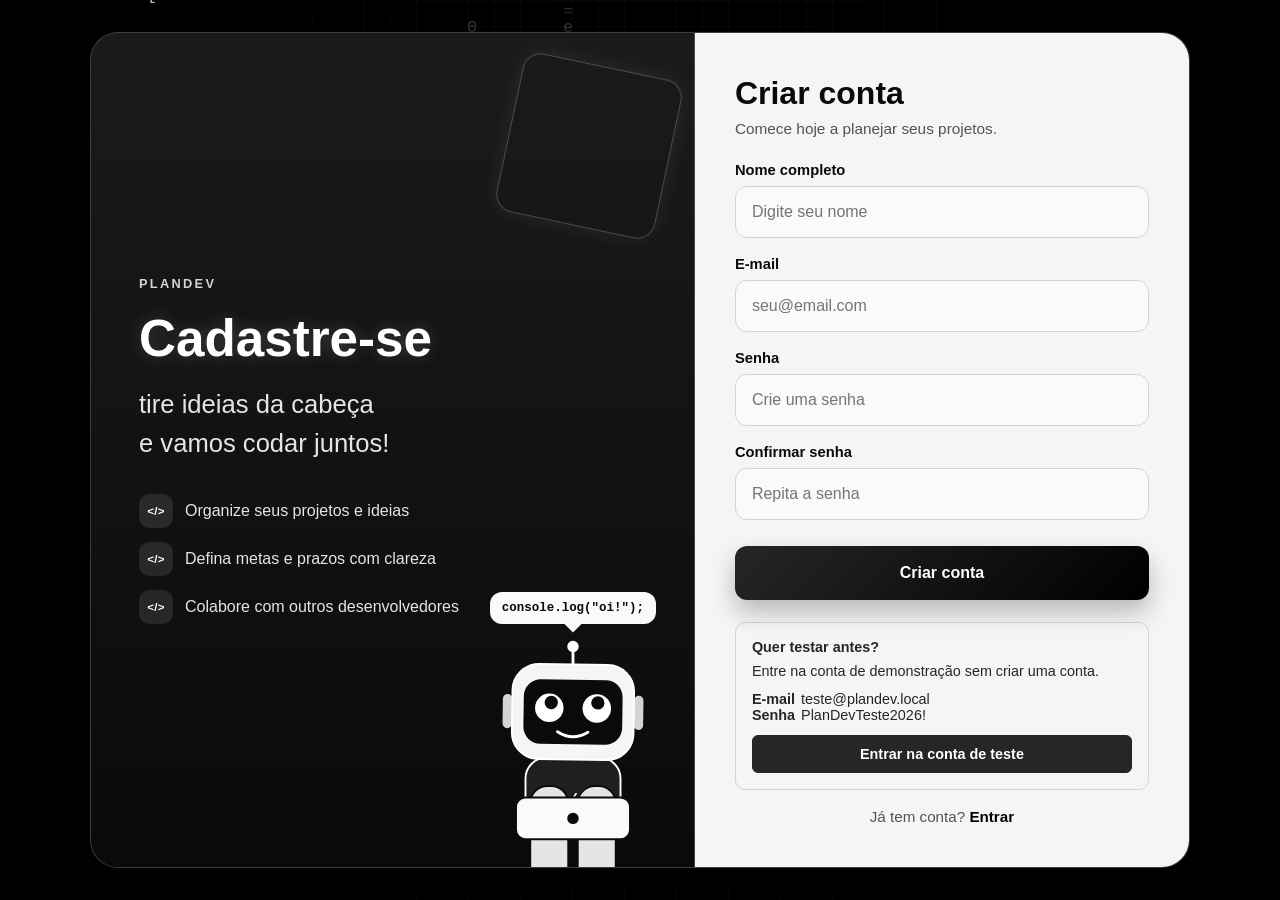
<file: index.html>
<!DOCTYPE html>
<html lang="pt-BR">
<head>
    <meta charset="UTF-8">
    <meta name="viewport" content="width=device-width, initial-scale=1.0">
    <title>PlanDev</title>
</head>
<body>
    <p>Abrindo o PlanDev. Se não redirecionar, <a id="cadastro-link" href="pages/cadastro.html">clique aqui</a>.</p>
    <script>
        const paginaCadastro = "pages/cadastro.html";
        document.getElementById("cadastro-link").href = paginaCadastro;
        location.replace(new URL(paginaCadastro, location.href));
    </script>
</body>
</html>
</file>
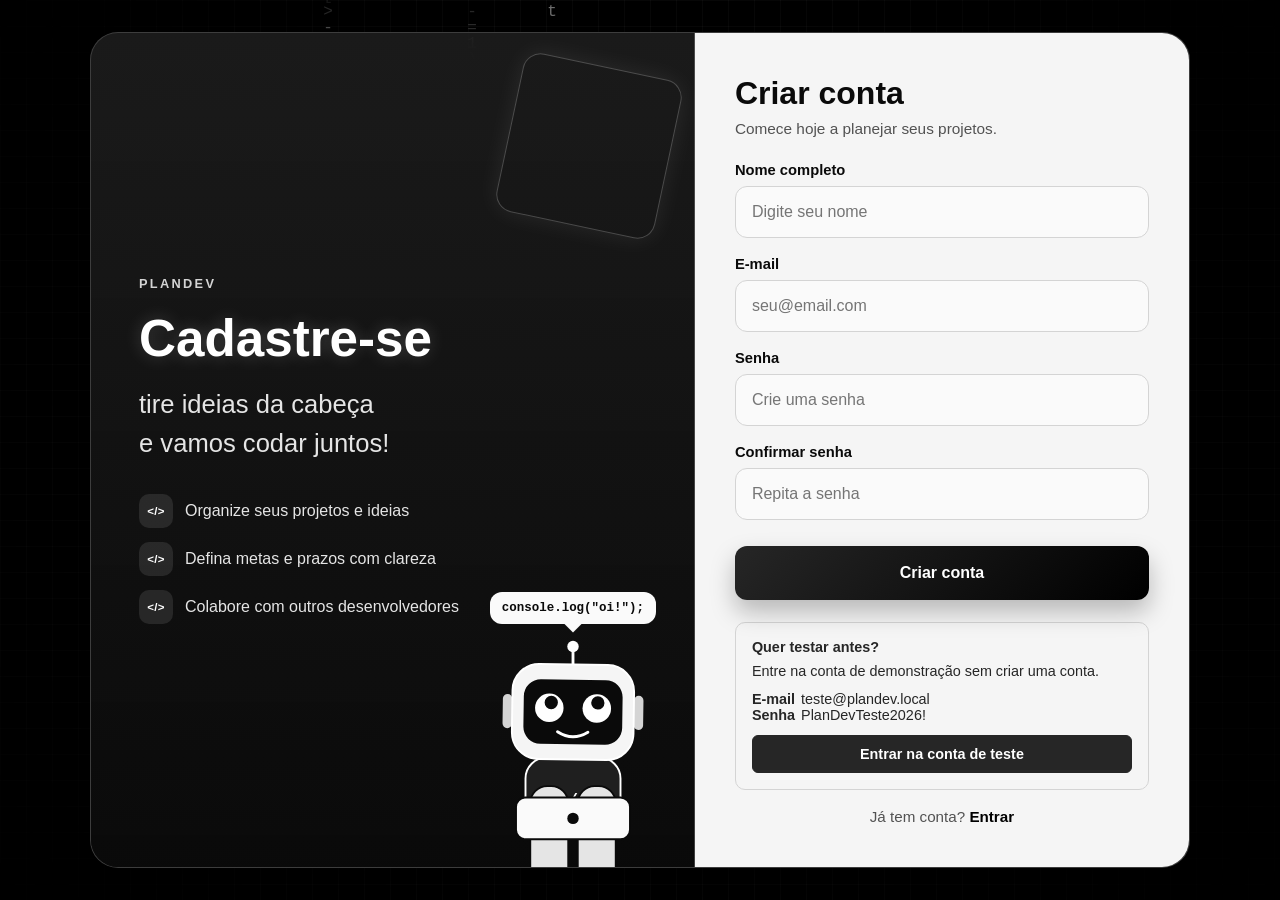
<file: cadastro.html>
<!DOCTYPE html>
<html lang="pt-BR">
<head>
    <meta charset="UTF-8">
    <meta name="viewport" content="width=device-width, initial-scale=1.0">
    <title>PlanDev | Cadastro</title>
    <link rel="stylesheet" href="../static/css/cadastro.css">
</head>
<body>
    <canvas id="bg-code" aria-hidden="true"></canvas>

    <main class="cadastro-page">
        <section class="cadastro-intro">
            <p class="eyebrow">PlanDev</p>
            <h1>Cadastre-se</h1>
            <h2>tire ideias da cabeça<br>e vamos codar juntos!</h2>

            <ul class="beneficios">
                <li>Organize seus projetos e ideias</li>
                <li>Defina metas e prazos com clareza</li>
                <li>Colabore com outros desenvolvedores</li>
            </ul>

            <div class="dev-bot" aria-hidden="true">
                <p class="dev-bubble" id="bot-bubble">console.log("oi!");</p>
                <svg viewBox="0 0 200 220" xmlns="http://www.w3.org/2000/svg">
                    <line x1="100" y1="16" x2="100" y2="32" stroke="#fff" stroke-width="3" stroke-linecap="round"/>
                    <circle class="ant" cx="100" cy="11" r="6" fill="#fff"/>
                    <rect x="50" y="128" width="100" height="80" rx="22" fill="#1f1f1f" stroke="#fff" stroke-width="2"/>
                    <text x="100" y="178" text-anchor="middle" fill="#fff" font-family="Courier New, monospace" font-size="18" font-weight="700">&lt;/&gt;</text>
                    <g id="bot-head">
                        <rect x="26" y="62" width="10" height="36" rx="5" fill="#d4d4d4"/>
                        <rect x="164" y="62" width="10" height="36" rx="5" fill="#d4d4d4"/>
                        <rect x="36" y="30" width="128" height="100" rx="28" fill="#f5f5f5" stroke="#fff" stroke-width="2"/>
                        <rect x="48" y="46" width="104" height="68" rx="18" fill="#0a0a0a"/>
                        <g class="eye-grp"><circle class="eye" cx="75" cy="76" r="15" fill="#fff"/><circle class="pupil" cx="75" cy="76" r="7" fill="#0a0a0a"/></g>
                        <g class="eye-grp"><circle class="eye" cx="125" cy="76" r="15" fill="#fff"/><circle class="pupil" cx="125" cy="76" r="7" fill="#0a0a0a"/></g>
                        <path class="m-smile" d="M84 101 Q100 111 116 101" fill="none" stroke="#fff" stroke-width="3" stroke-linecap="round"/>
                        <path class="m-happy" d="M82 98 Q100 120 118 98 Z" fill="#fff"/>
                        <ellipse class="m-o" cx="100" cy="102" rx="5" ry="6" fill="#fff"/>
                    </g>
                    <rect class="arm arm-l" x="55" y="66" width="40" height="150" rx="18" fill="#e5e5e5" stroke="#0a0a0a" stroke-width="2"/>
                    <rect class="arm arm-r" x="105" y="66" width="40" height="150" rx="18" fill="#e5e5e5" stroke="#0a0a0a" stroke-width="2"/>
                    <rect x="40" y="170" width="120" height="44" rx="10" fill="#fafafa" stroke="#0a0a0a" stroke-width="2"/>
                    <circle cx="100" cy="192" r="6" fill="#0a0a0a"/>
                </svg>
            </div>
        </section>

        <section class="cadastro-card">
            <div class="card-header">
                <h3>Criar conta</h3>
                <p>Comece hoje a planejar seus projetos.</p>
            </div>

            <form class="cadastro-form" id="cadastro-form">
                <div class="campo">
                    <label for="nome">Nome completo</label>
                    <input id="nome" name="nome" type="text" placeholder="Digite seu nome" required>
                </div>

                <div class="campo">
                    <label for="email">E-mail</label>
                    <input id="email" name="email" type="email" placeholder="seu@email.com" required>
                </div>

                <div class="campo">
                    <label for="senha">Senha</label>
                    <input id="senha" name="senha" type="password" placeholder="Crie uma senha" required>
                </div>

                <div class="campo">
                    <label for="confirmar-senha">Confirmar senha</label>
                    <input id="confirmar-senha" name="confirmar-senha" type="password" placeholder="Repita a senha" required>
                </div>

                <button type="submit">Criar conta</button>
            </form>

            <aside class="demo-account" aria-label="Acesso de demonstração">
                <p class="demo-title">Quer testar antes?</p>
                <p>Entre na conta de demonstração sem criar uma conta.</p>
                <dl>
                    <div><dt>E-mail</dt><dd>teste@plandev.local</dd></div>
                    <div><dt>Senha</dt><dd>PlanDevTeste2026!</dd></div>
                </dl>
                <button class="demo-button" id="demo-login-button" type="button">
                    Entrar na conta de teste
                </button>
            </aside>

            <p class="login-link">Já tem conta? <a href="login.html">Entrar</a></p>
        </section>
    </main>

    <script src="../static/js/cadastro.js" defer></script>
    <script src="../static/js/bot.js" defer></script>
    <script src="../static/js/auth.js" defer></script>
</body>
</html>
</file>
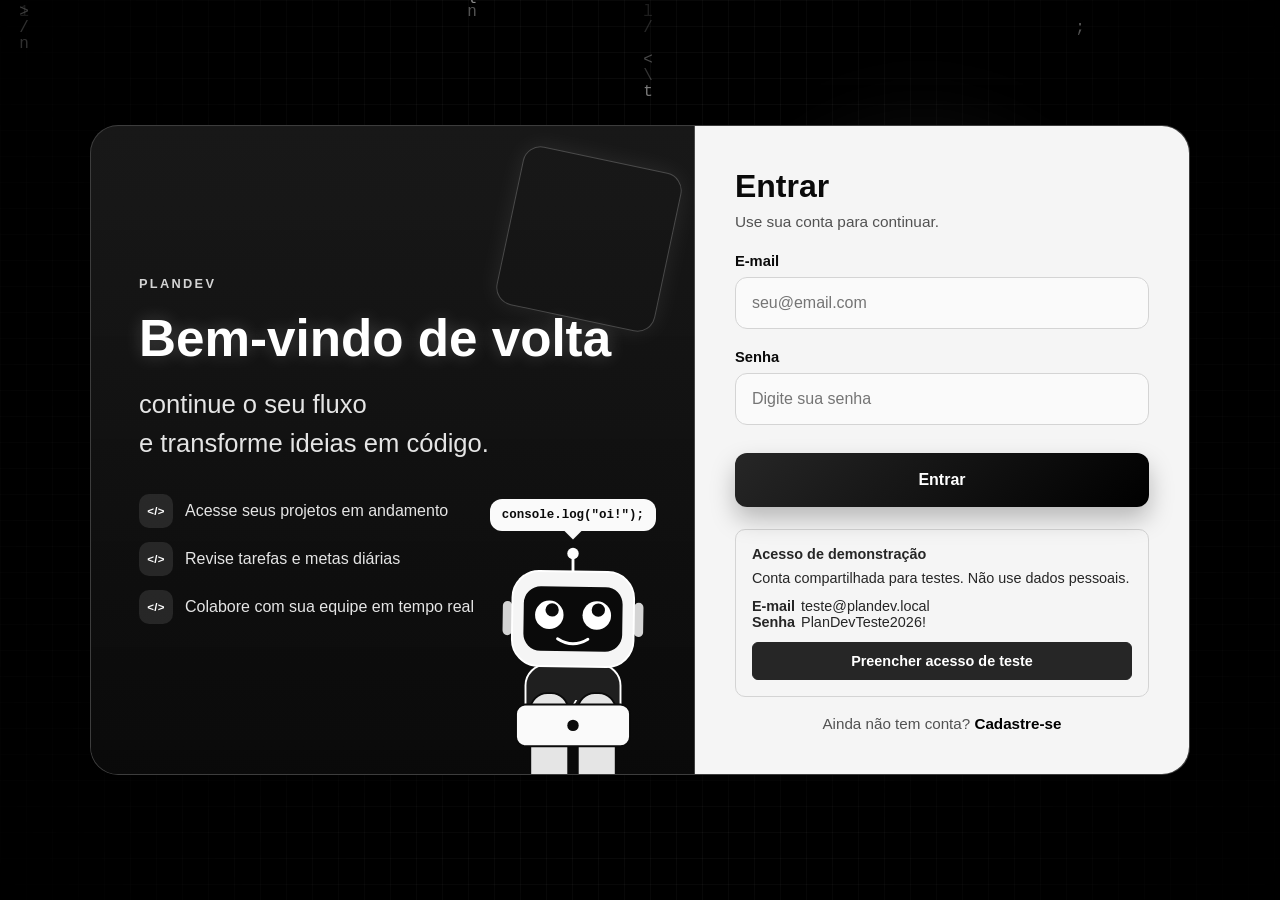
<file: login.html>
<!DOCTYPE html>
<html lang="pt-BR">
<head>
    <meta charset="UTF-8">
    <meta name="viewport" content="width=device-width, initial-scale=1.0">
    <title>PlanDev | Entrar</title>
    <link rel="stylesheet" href="../static/css/cadastro.css">
</head>
<body>
    <canvas id="bg-code" aria-hidden="true"></canvas>

    <main class="cadastro-page login-page">
        <section class="cadastro-intro login-intro">
            <p class="eyebrow">PlanDev</p>
            <h1>Bem-vindo de volta</h1>
            <h2>continue o seu fluxo<br>e transforme ideias em código.</h2>

            <ul class="beneficios">
                <li>Acesse seus projetos em andamento</li>
                <li>Revise tarefas e metas diárias</li>
                <li>Colabore com sua equipe em tempo real</li>
            </ul>

            <div class="dev-bot" aria-hidden="true">
                <p class="dev-bubble" id="bot-bubble">console.log("oi!");</p>
                <svg viewBox="0 0 200 220" xmlns="http://www.w3.org/2000/svg">
                    <line x1="100" y1="16" x2="100" y2="32" stroke="#fff" stroke-width="3" stroke-linecap="round"/>
                    <circle class="ant" cx="100" cy="11" r="6" fill="#fff"/>
                    <rect x="50" y="128" width="100" height="80" rx="22" fill="#1f1f1f" stroke="#fff" stroke-width="2"/>
                    <text x="100" y="178" text-anchor="middle" fill="#fff" font-family="Courier New, monospace" font-size="18" font-weight="700">&lt;/&gt;</text>
                    <g id="bot-head">
                        <rect x="26" y="62" width="10" height="36" rx="5" fill="#d4d4d4"/>
                        <rect x="164" y="62" width="10" height="36" rx="5" fill="#d4d4d4"/>
                        <rect x="36" y="30" width="128" height="100" rx="28" fill="#f5f5f5" stroke="#fff" stroke-width="2"/>
                        <rect x="48" y="46" width="104" height="68" rx="18" fill="#0a0a0a"/>
                        <g class="eye-grp"><circle class="eye" cx="75" cy="76" r="15" fill="#fff"/><circle class="pupil" cx="75" cy="76" r="7" fill="#0a0a0a"/></g>
                        <g class="eye-grp"><circle class="eye" cx="125" cy="76" r="15" fill="#fff"/><circle class="pupil" cx="125" cy="76" r="7" fill="#0a0a0a"/></g>
                        <path class="m-smile" d="M84 101 Q100 111 116 101" fill="none" stroke="#fff" stroke-width="3" stroke-linecap="round"/>
                        <path class="m-happy" d="M82 98 Q100 120 118 98 Z" fill="#fff"/>
                        <ellipse class="m-o" cx="100" cy="102" rx="5" ry="6" fill="#fff"/>
                    </g>
                    <rect class="arm arm-l" x="55" y="66" width="40" height="150" rx="18" fill="#e5e5e5" stroke="#0a0a0a" stroke-width="2"/>
                    <rect class="arm arm-r" x="105" y="66" width="40" height="150" rx="18" fill="#e5e5e5" stroke="#0a0a0a" stroke-width="2"/>
                    <rect x="40" y="170" width="120" height="44" rx="10" fill="#fafafa" stroke="#0a0a0a" stroke-width="2"/>
                    <circle cx="100" cy="192" r="6" fill="#0a0a0a"/>
                </svg>
            </div>
        </section>

        <section class="cadastro-card login-card">
            <div class="card-header login-header">
                <h3>Entrar</h3>
                <p>Use sua conta para continuar.</p>
            </div>

            <form class="cadastro-form login-form" id="login-form">
                <div class="campo">
                    <label for="email-login">E-mail</label>
                    <input id="email-login" name="email" type="email" placeholder="seu@email.com" required>
                </div>

                <div class="campo">
                    <label for="senha-login">Senha</label>
                    <input id="senha-login" name="senha" type="password" placeholder="Digite sua senha" required>
                </div>

                <button type="submit">Entrar</button>
            </form>

            <aside class="demo-account" aria-label="Acesso de demonstração">
                <p class="demo-title">Acesso de demonstração</p>
                <p>Conta compartilhada para testes. Não use dados pessoais.</p>
                <dl>
                    <div><dt>E-mail</dt><dd>teste@plandev.local</dd></div>
                    <div><dt>Senha</dt><dd>PlanDevTeste2026!</dd></div>
                </dl>
                <button class="demo-button" id="demo-login-button" type="button"
                    data-email="teste@plandev.local" data-password="PlanDevTeste2026!">
                    Preencher acesso de teste
                </button>
            </aside>

            <p class="login-link">Ainda não tem conta? <a href="cadastro.html">Cadastre-se</a></p>
        </section>
    </main>

    <script src="../static/js/cadastro.js" defer></script>
    <script src="../static/js/bot.js" defer></script>
    <script src="../static/js/auth.js" defer></script>
</body>
</html>
</file>
<file: static/css/cadastro.css>
:root {
  --bg-dark: #000000;
  --bg-mid: #0a0a0a;
  --bg-soft: #111111;
  --panel: rgba(10, 10, 10, 0.78);
  --panel-light: #fafafa;
  --primary: #ffffff;
  --primary-dark: #171717;
  --secondary: #d4d4d4;
  --accent: #e5e5e5;
  --text: #e5e5e5;
  --text-dark: #0a0a0a;
  --muted: #a3a3a3;
  --border: rgba(255, 255, 255, 0.22);
  --shadow: 0 20px 50px rgba(0, 0, 0, 0.7);
}

* {
  box-sizing: border-box;
  margin: 0;
  padding: 0;
}

body {
  min-height: 100vh;
  font-family: "Segoe UI", Tahoma, Geneva, Verdana, sans-serif;
  background: #000;
  color: var(--text);
  display: flex;
  align-items: center;
  justify-content: center;
  padding: 32px 20px;
  position: relative;
  overflow: hidden;
}

/* Canvas do fundo animado (script.js) */
#bg-code {
  position: fixed;
  inset: 0;
  width: 100%;
  height: 100%;
  z-index: 0;
  display: block;
}

body::before {
  content: "";
  position: fixed;
  inset: 0;
  z-index: 1;
  background-image:
    linear-gradient(rgba(255, 255, 255, 0.04) 1px, transparent 1px),
    linear-gradient(90deg, rgba(255, 255, 255, 0.04) 1px, transparent 1px);
  background-size: 26px 26px;
  mask-image: radial-gradient(circle at center, black 45%, transparent 100%);
  animation: gridMove 18s linear infinite;
  pointer-events: none;
}

body::after {
  content: "";
  position: fixed;
  z-index: 1;
  width: 460px;
  height: 460px;
  border-radius: 50%;
  background: radial-gradient(circle, rgba(255, 255, 255, 0.12), rgba(255, 255, 255, 0) 70%);
  filter: blur(25px);
  top: 8%;
  right: 10%;
  animation: pulseGlow 6s ease-in-out infinite;
  pointer-events: none;
}

img {
  max-width: 100%;
  display: block;
}

button,
input {
  font: inherit;
}

.cadastro-page {
  width: min(1100px, 100%);
  min-height: 680px;
  display: grid;
  grid-template-columns: 1.1fr 0.9fr;
  background: rgba(10, 10, 10, 0.75);
  border: 1px solid var(--border);
  border-radius: 28px;
  backdrop-filter: blur(12px);
  box-shadow: var(--shadow);
  overflow: hidden;
  position: relative;
  z-index: 2;
  animation: cardFloat 7s ease-in-out infinite;
}

.cadastro-page::before {
  content: "";
  position: absolute;
  inset: 0;
  background: linear-gradient(120deg, transparent 0%, rgba(255, 255, 255, 0.06) 50%, transparent 100%);
  transform: translateX(-100%);
  animation: sweep 6s ease-in-out infinite;
  pointer-events: none;
}

.cadastro-intro {
  background: linear-gradient(180deg, rgba(255, 255, 255, 0.08), rgba(10, 10, 10, 0.96));
  padding: 64px 48px;
  display: flex;
  flex-direction: column;
  justify-content: center;
  border-right: 1px solid var(--border);
  position: relative;
}

.cadastro-intro::after {
  content: "";
  position: absolute;
  width: 160px;
  height: 160px;
  right: 24px;
  top: 32px;
  border: 1px solid rgba(255, 255, 255, 0.22);
  border-radius: 18px;
  box-shadow: 0 0 25px rgba(255, 255, 255, 0.08);
  transform: rotate(12deg);
  animation: rotateFrame 12s linear infinite;
}

.eyebrow {
  font-size: 0.8rem;
  letter-spacing: 0.18em;
  text-transform: uppercase;
  color: #d4d4d4;
  margin-bottom: 20px;
  font-weight: 700;
}

.cadastro-intro h1 {
  font-size: clamp(2.5rem, 4vw, 4rem);
  line-height: 1.1;
  margin-bottom: 18px;
  color: #ffffff;
  text-shadow: 0 0 18px rgba(255, 255, 255, 0.2);
}

.cadastro-intro h2 {
  font-size: clamp(1.2rem, 2vw, 1.85rem);
  line-height: 1.5;
  color: #e5e5e5;
  margin-bottom: 32px;
  font-weight: 500;
}

.beneficios {
  list-style: none;
  display: grid;
  gap: 14px;
}

.beneficios li {
  display: flex;
  align-items: center;
  gap: 12px;
  color: #e5e5e5;
  font-size: 1rem;
}

.beneficios li::before {
  content: "</>";
  width: 34px;
  height: 34px;
  display: inline-flex;
  align-items: center;
  justify-content: center;
  border-radius: 10px;
  background: rgba(255, 255, 255, 0.1);
  color: #ffffff;
  font-size: 0.72rem;
  font-weight: 700;
  letter-spacing: 0.02em;
}

.cadastro-card {
  background: rgba(250, 250, 250, 0.98);
  color: var(--text-dark);
  padding: 42px 40px;
  display: flex;
  flex-direction: column;
  justify-content: center;
}

.card-header {
  margin-bottom: 24px;
}

.card-header h3 {
  font-size: 2rem;
  color: #0a0a0a;
  margin-bottom: 8px;
  font-weight: 800;
}

.card-header p {
  font-size: 0.96rem;
  color: #525252;
}

.card-header .local-mode-note {
  margin-top: 10px;
  color: #525252;
  font-size: 0.82rem;
}

.cadastro-form {
  display: grid;
  gap: 18px;
}

.campo {
  display: grid;
  gap: 8px;
}

.campo label {
  font-size: 0.92rem;
  font-weight: 700;
  color: var(--text-dark);
}

.campo input {
  width: 100%;
  height: 52px;
  border: 1px solid #d4d4d4;
  border-radius: 12px;
  padding: 0 16px;
  font-size: 1rem;
  background: #fafafa;
  transition: all 0.2s ease;
  color: var(--text-dark);
}

.campo input:focus {
  outline: none;
  border-color: #000;
  box-shadow: 0 0 0 4px rgba(0, 0, 0, 0.1);
  background: #ffffff;
}

.cadastro-form button {
  margin-top: 8px;
  border: none;
  border-radius: 12px;
  height: 54px;
  background: linear-gradient(135deg, #262626 0%, #000000 100%);
  color: #ffffff;
  font-size: 1rem;
  font-weight: 800;
  cursor: pointer;
  transition: transform 0.2s ease, box-shadow 0.2s ease;
  box-shadow: 0 12px 24px rgba(0, 0, 0, 0.25);
  position: relative;
  overflow: hidden;
}

.cadastro-form button::before {
  content: "";
  position: absolute;
  inset: 0;
  background: linear-gradient(120deg, transparent 0%, rgba(255, 255, 255, 0.28) 50%, transparent 100%);
  transform: translateX(-100%);
  animation: shine 3s ease-in-out infinite;
}

.cadastro-form button:hover {
  transform: translateY(-2px) scale(1.01);
  box-shadow: 0 0 20px rgba(0, 0, 0, 0.45);
}

@keyframes gridMove {
  0% { transform: translateY(0); }
  100% { transform: translateY(26px); }
}

@keyframes pulseGlow {
  0%, 100% { transform: scale(1); opacity: 0.8; }
  50% { transform: scale(1.15); opacity: 1; }
}

@keyframes sweep {
  0% { transform: translateX(-120%); }
  45%, 100% { transform: translateX(120%); }
}

@keyframes cardFloat {
  0%, 100% { transform: translateY(0px); }
  50% { transform: translateY(-4px); }
}

@keyframes rotateFrame {
  0% { transform: rotate(12deg) scale(1); }
  50% { transform: rotate(25deg) scale(1.05); }
  100% { transform: rotate(12deg) scale(1); }
}

@keyframes shine {
  0% { transform: translateX(-120%); }
  55%, 100% { transform: translateX(120%); }
}

.login-link {
  margin-top: 18px;
  text-align: center;
  color: #525252;
  font-size: 0.95rem;
}

.login-link a {
  color: #000;
  text-decoration: none;
  font-weight: 700;
}

.login-link a:hover {
  text-decoration: underline;
}

.login-page {
  min-height: 620px;
}

.login-intro {
  background: linear-gradient(180deg, rgba(255, 255, 255, 0.07), rgba(10, 10, 10, 0.96));
}

.login-card {
  justify-content: center;
}

.login-header {
  margin-bottom: 22px;
}

.login-form {
  gap: 20px;
}

.demo-account {
  margin-top: 22px;
  padding: 16px;
  border: 1px solid #d4d4d4;
  border-radius: 10px;
  background: #f5f5f5;
  color: #262626;
  font-size: 0.9rem;
}

.demo-account p {
  margin: 0 0 8px;
}

.demo-account .demo-title {
  font-weight: 700;
}

.demo-account dl {
  margin: 12px 0;
}

.demo-account dl div {
  display: flex;
  flex-wrap: wrap;
  gap: 6px;
}

.demo-account dt {
  font-weight: 700;
}

.demo-account dd {
  margin: 0;
  overflow-wrap: anywhere;
}

.demo-button {
  width: 100%;
  padding: 10px 12px;
  border: 1px solid #262626;
  border-radius: 6px;
  background: #262626;
  color: #fff;
  font: inherit;
  font-weight: 700;
  cursor: pointer;
}

@media (max-width: 820px) {
  .cadastro-page {
    grid-template-columns: 1fr;
  }

  .cadastro-intro,
  .cadastro-card {
    padding: 32px 24px;
  }

  .cadastro-intro h1 {
    font-size: 2.4rem;
  }
}

@media (prefers-reduced-motion: reduce) {
  .cadastro-page,
  .cadastro-page::before,
  .cadastro-intro::after,
  body::before,
  body::after,
  .cadastro-form button::before {
    animation: none;
  }
}

/* ===== Robô programador (bot.js) ===== */
.dev-bot {
  position: absolute;
  right: 26px;
  bottom: 22px;
  width: 190px;
  display: flex;
  flex-direction: column;
  align-items: center;
  pointer-events: none;
  z-index: 1;
}

.dev-bot svg {
  width: 100%;
  height: auto;
  overflow: visible;
}

.dev-bubble {
  position: relative;
  max-width: 100%;
  margin-bottom: 12px;
  padding: 8px 12px;
  border-radius: 12px;
  background: #fafafa;
  color: #0a0a0a;
  font: 700 0.78rem/1.3 "Courier New", monospace;
  text-align: center;
}

.dev-bubble::after {
  content: "";
  position: absolute;
  left: 50%;
  bottom: -6px;
  width: 12px;
  height: 12px;
  background: #fafafa;
  transform: translateX(-50%) rotate(45deg);
}

#bot-head {
  transform-origin: 100px 80px;
  transition: transform 0.15s ease-out;
}

.pupil { transition: transform 0.08s linear; }

.eye-grp {
  transform-box: fill-box;
  transform-origin: center;
  transition: transform 0.08s;
}

.dev-bot.blink .eye-grp { transform: scaleY(0.1); }

.ant { animation: antPulse 1.4s ease-in-out infinite; }

.arm {
  transform: translateY(92px);
  transition: transform 0.35s cubic-bezier(0.34, 1.56, 0.64, 1);
}

.dev-bot.shy .arm { transform: translateY(0); }
.dev-bot.shy .pupil { opacity: 0; }

.dev-bot.typing:not(.shy) .arm-l { animation: tap 0.24s ease-in-out infinite; }
.dev-bot.typing:not(.shy) .arm-r { animation: tap 0.24s ease-in-out 0.12s infinite; }

.m-happy, .m-o { display: none; }
.dev-bot.happy .m-smile, .dev-bot.shy .m-smile { display: none; }
.dev-bot.happy .m-happy { display: inline; }
.dev-bot.shy .m-o { display: inline; }
.dev-bot.happy svg { animation: hop 0.5s ease-in-out infinite; }

@keyframes antPulse { 0%, 100% { opacity: 1; } 50% { opacity: 0.2; } }
@keyframes tap { 0%, 100% { transform: translateY(92px); } 50% { transform: translateY(84px); } }
@keyframes hop { 0%, 100% { transform: translateY(0); } 50% { transform: translateY(-8px); } }

@media (max-width: 820px) {
  .dev-bot { display: none; }
}

@media (prefers-reduced-motion: reduce) {
  .ant, .dev-bot.happy svg,
  .dev-bot.typing:not(.shy) .arm-l,
  .dev-bot.typing:not(.shy) .arm-r { animation: none; }
}
</file>
